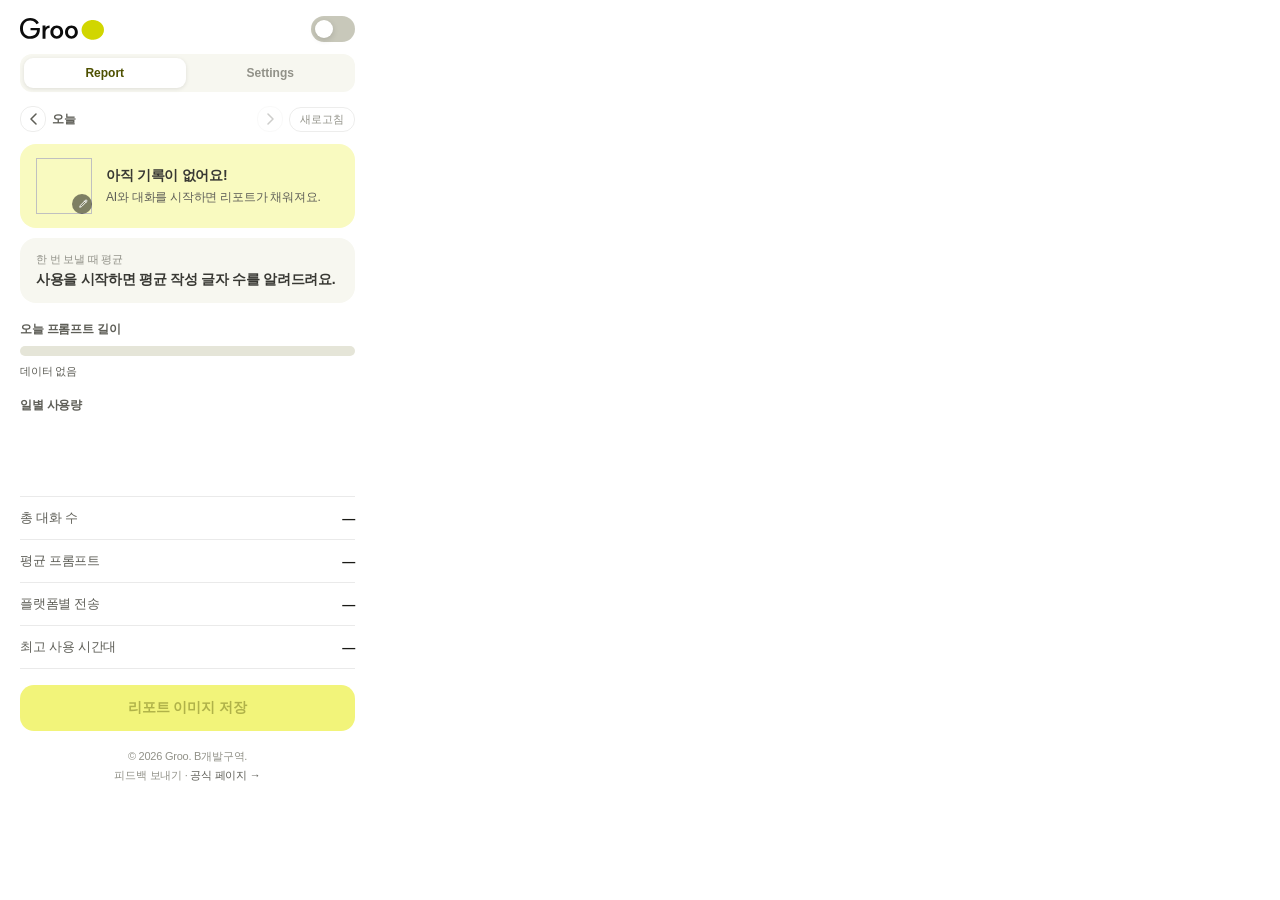
<file: chrome-extension/popup/popup.html>
<!doctype html>
<html lang="ko">
  <head>
    <meta charset="utf-8" />
    <meta name="viewport" content="width=device-width, initial-scale=1" />
    <title>그루Groo</title>
    <link rel="stylesheet" href="popup.css" />
  </head>
  <body>
    <header class="header">
      <img src="../assets/logo_eng.svg" alt="그루" class="header-logo" />
      <label class="switch" title="확장 프로그램 켜기/끄기">
        <input id="enabled" type="checkbox" />
        <span></span>
      </label>
    </header>

    <div class="tab-bar">
      <button class="tab-btn active" data-tab="report" type="button">Report</button>
      <button class="tab-btn" data-tab="settings" type="button">Settings</button>
    </div>

    <!-- ── Report panel ── -->
    <div id="tabReport" class="tab-panel">

      <div class="date-nav-row">
        <button class="date-arrow" id="prevDay" type="button">
          <svg width="7" height="12" viewBox="0 0 7 12" fill="none" aria-hidden="true"><path d="M6 1L1 6l5 5" stroke="currentColor" stroke-width="1.5" stroke-linecap="round" stroke-linejoin="round"/></svg>
        </button>
        <span class="date-label" id="reportDate">오늘</span>
        <button class="date-arrow" id="nextDay" type="button" disabled>
          <svg width="7" height="12" viewBox="0 0 7 12" fill="none" aria-hidden="true"><path d="M1 1l5 5-5 5" stroke="currentColor" stroke-width="1.5" stroke-linecap="round" stroke-linejoin="round"/></svg>
        </button>
        <button class="refresh-btn" id="refreshReport" type="button">새로고침</button>
      </div>

      <div id="reportStatus" class="report-status" hidden></div>

      <!-- Puri card -->
      <div class="puri-card" id="puriCard">
        <div class="puri-img-wrap" id="puriImgWrap" title="클릭해서 캐릭터 이미지 변경">
          <img class="puri-img" id="puriReportImg" alt="" width="56" height="56" />
          <span class="puri-upload-hint">
            <svg width="11" height="11" viewBox="0 0 24 24" fill="none" aria-hidden="true">
              <path d="M16.862 4.487l1.687-1.688a1.875 1.875 0 112.652 2.652L10.582 16.07a4.5 4.5 0 01-1.897 1.13L6 18l.8-2.685a4.5 4.5 0 011.13-1.897l8.932-8.931zm0 0L19.5 7.125" stroke="white" stroke-width="2" stroke-linecap="round" stroke-linejoin="round"/>
            </svg>
          </span>
        </div>
        <div class="puri-text">
          <p class="puri-title" id="puriReportTitle">아직 기록이 없어요!</p>
          <p class="puri-sub" id="puriReportMsg">AI와 대화를 시작하면 리포트가 채워져요.</p>
        </div>
      </div>
      <input type="file" id="puriUploadInput" accept="image/*" hidden />
      <div id="puriCustomBadge" class="puri-custom-badge" hidden>
        <span>커스텀 이미지 사용 중</span>
        <button id="puriResetBtn" class="puri-reset-btn" type="button">초기화</button>
      </div>

      <!-- Avg chars card -->
      <div class="avg-card">
        <p class="avg-label">한 번 보낼 때 평균</p>
        <p class="avg-value" id="avgCharsText">사용을 시작하면 평균 작성 글자 수를 알려드려요.</p>
      </div>

      <!-- Level bar section -->
      <div class="section-block">
        <p class="section-label">오늘 프롬프트 길이</p>
        <div class="level-bar">
          <div class="level-seg low" id="lowRatio"></div>
          <div class="level-seg medium" id="mediumRatio"></div>
          <div class="level-seg high" id="highRatio"></div>
        </div>
        <p class="level-legend-inline" id="levelMixNote">데이터 없음</p>
      </div>

      <!-- Weekly chart section -->
      <div class="section-block">
        <p class="section-label">일별 사용량</p>
        <div class="week-bars" id="weekBars"></div>
        <div class="week-days-label" id="weekDaysLabel"></div>
      </div>

      <!-- Stats grid -->
      <div class="stats-grid">
        <div class="stats-row">
          <span class="stats-label">총 대화 수</span>
          <span class="stats-value" id="statTotal">—</span>
        </div>
        <div class="stats-row">
          <span class="stats-label">평균 프롬프트</span>
          <span class="stats-value" id="statAvg">—</span>
        </div>
        <div class="stats-row">
          <span class="stats-label">플랫폼별 전송</span>
          <span class="stats-value" id="statPlatform">—</span>
        </div>
        <div class="stats-row">
          <span class="stats-label">최고 사용 시간대</span>
          <span class="stats-value" id="statPeak">—</span>
        </div>
      </div>

      <button class="share-image-btn" id="shareImageBtn" type="button">리포트 이미지 저장</button>

      <footer class="popup-footer">
        <span>© 2026 Groo. B개발구역.</span>
        <span><a href="https://forms.gle/3ucmeL6wRD5HegfU6" target="_blank" class="footer-feedback">피드백 보내기</a> · <a href="https://b-side-ground.vercel.app/" target="_blank">공식 페이지 →</a></span>
      </footer>
    </div>

    <!-- ── Settings panel ── -->
    <div id="tabSettings" class="tab-panel" hidden>

      <p class="settings-section-label">사용 설정</p>
      <div class="settings-card">
        <div class="settings-row">
          <span class="settings-row-label">집중 모드</span>
          <label class="switch">
            <input id="focusMode" type="checkbox" />
            <span></span>
          </label>
        </div>
        <div class="settings-divider"></div>
        <div class="settings-row">
          <div>
            <p class="settings-row-label">처음 사용 팁</p>
            <p class="settings-row-sub">그루 사용법을 다시 볼 수 있어요.</p>
          </div>
          <button class="settings-action-btn" id="openGuide" type="button">열기</button>
        </div>
      </div>

      <p class="settings-section-label">데이터</p>
      <div class="settings-card">
          <div class="settings-row">
          <span class="settings-row-label">리포트 내보내기</span>
          <button class="settings-action-btn" id="downloadLogBtn" type="button">내보내기</button>
        </div>
        <div class="settings-divider"></div>
        <div class="settings-row">
          <span class="settings-row-label">통계 초기화</span>
          <button class="settings-action-btn danger" id="resetStatsBtn" type="button">초기화</button>
        </div>
      </div>

      <footer class="popup-footer">
        <span>© 2026 Groo. B개발구역.</span>
        <span><a href="https://forms.gle/3ucmeL6wRD5HegfU6" target="_blank" class="footer-feedback">피드백 보내기</a> · <a href="https://b-side-ground.vercel.app/" target="_blank">공식 페이지 →</a></span>
      </footer>
    </div>

    <script src="popup.js"></script>
  </body>
</html>
</file>
<file: chrome-extension/popup/popup.css>
[hidden] { display: none !important; }
* { box-sizing: border-box; }

:root {
  --green-50:  #f9fac0;
  --green-100: #f2f47a;
  --green-200: #e8eb3e;
  --green-400: #d1d600;
  --green-600: #a8ac00;
  --green-800: #7a7d00;
  --green-900: #4e5000;
  --gray-50:   #f7f7f0;
  --gray-100:  #e5e5d8;
  --gray-200:  #c8c8ba;
  --gray-400:  #919188;
  --gray-600:  #5e5e57;
  --gray-800:  #383833;
  --gray-900:  #1a1a16;
  --danger:    #ef4444;
  --warning:   #f97316;
  --color-primary:       var(--green-400);
  --color-primary-deep:  var(--green-900);
  --color-surface:       #ffffff;
  --color-surface-muted: var(--gray-50);
  --color-border:        rgba(26,26,22,0.09);
  --color-text:          var(--gray-900);
  --color-text-sub:      var(--gray-600);
}

body {
  width: 375px;
  margin: 0;
  background: var(--color-surface);
  color: var(--color-text);
  font-family: "SUIT","Pretendard","Apple SD Gothic Neo",-apple-system,BlinkMacSystemFont,"Segoe UI",sans-serif;
  letter-spacing: -0.018em;
  font-size: 13px;
}

/* ── Header ── */
.header {
  display: flex;
  justify-content: space-between;
  align-items: center;
  padding: 16px 20px 12px;
}
.header-logo { height: 22px; width: auto; display: block; }

/* ── Toggle switch ── */
.switch { position: relative; display: inline-block; flex-shrink: 0; }
.switch input { display: none; }
.switch span {
  display: block;
  width: 44px; height: 26px;
  border-radius: 999px;
  background: var(--gray-200);
  transition: background 120ms ease;
  cursor: pointer;
}
.switch span::before {
  content: "";
  position: absolute;
  top: 4px; left: 4px;
  width: 18px; height: 18px;
  border-radius: 50%;
  background: #fff;
  box-shadow: 0 2px 6px rgba(0,0,0,.14);
  transition: transform 120ms ease;
}
.switch input:checked + span { background: var(--color-primary); }
.switch input:checked + span::before { transform: translateX(18px); }

/* ── Tab bar ── */
.tab-bar {
  display: flex;
  margin: 0 20px 14px;
  background: var(--gray-50);
  border-radius: 12px;
  padding: 4px;
  gap: 4px;
}
.tab-btn {
  flex: 1;
  padding: 8px 0;
  border: none;
  border-radius: 9px;
  background: transparent;
  font-family: "SUIT","Pretendard","Apple SD Gothic Neo",-apple-system,sans-serif;
  font-size: 12px;
  font-weight: 600;
  font-style: normal;
  line-height: normal;
  text-align: center;
  color: var(--gray-400);
  cursor: pointer;
  transition: background 0.15s, color 0.15s;
}
.tab-btn.active {
  background: #fff;
  color: #4e5000;
  box-shadow: 0 1px 4px rgba(0,0,0,.10);
}

/* ── Tab panel ── */
.tab-panel { padding: 0 20px 20px; }

/* ── Date nav ── */
.date-nav-row {
  display: flex;
  align-items: center;
  gap: 6px;
  margin-bottom: 12px;
}
.date-arrow {
  width: 26px; height: 26px;
  border: 1px solid rgba(26,26,22,0.08);
  border-radius: 12px;
  background: transparent;
  color: var(--gray-600);
  cursor: pointer; padding: 0; margin: 0;
  display: flex; align-items: center; justify-content: center;
  line-height: 1; font-size: 0;
  transition: background 0.12s;
}
.date-arrow:hover { background: var(--gray-50); }
.date-arrow:disabled { opacity: 0.3; cursor: default; }
.date-label {
  flex: 1;
  font-family: "SUIT","Pretendard","Apple SD Gothic Neo",-apple-system,sans-serif;
  font-size: 12px; font-weight: 700;
  color: #5e5e57; line-height: normal; letter-spacing: -0.288px;
}
.refresh-btn {
  font-family: "SUIT","Pretendard","Apple SD Gothic Neo",-apple-system,sans-serif;
  font-size: 11px; font-weight: 500; color: var(--gray-400);
  background: transparent;
  border: 1px solid rgba(26,26,22,0.08);
  border-radius: 12px;
  cursor: pointer; padding: 4px 10px;
  display: flex; align-items: center; justify-content: center;
  transition: color 0.12s;
}
.refresh-btn:hover { color: var(--gray-800); }

.report-status { font-size: 12px; color: var(--gray-400); margin-bottom: 8px; }

/* ── Puri card ── */
.puri-card {
  display: flex;
  align-items: center;
  gap: 14px;
  background: var(--green-50);
  border-radius: 16px;
  padding: 14px 16px;
  margin-bottom: 10px;
}
.puri-img-wrap {
  position: relative;
  flex-shrink: 0;
  width: 56px; height: 56px;
  cursor: pointer;
}
.puri-img { width: 56px; height: 56px; object-fit: contain; display: block; }
.puri-upload-hint {
  display: flex;
  position: absolute; bottom: 0; right: 0;
  width: 20px; height: 20px;
  background: rgba(26,26,22,0.55);
  border-radius: 50%;
  align-items: center; justify-content: center;
  pointer-events: none;
}
.puri-text { flex: 1; min-width: 0; }
.puri-title {
  font-family: "SUIT","Pretendard","Apple SD Gothic Neo",-apple-system,sans-serif;
  font-size: 14px; font-weight: 600; color: #383833;
  letter-spacing: -0.288px; line-height: normal;
  margin: 0 0 3px;
}
.puri-sub { font-size: 12px; font-weight: 400; color: var(--gray-600); margin: 0; line-height: 1.5; }

.puri-custom-badge {
  display: flex; align-items: center; justify-content: space-between;
  gap: 8px; padding: 6px 12px;
  border-radius: 10px; background: var(--green-100);
  margin-top: -4px; margin-bottom: 8px;
}
.puri-custom-badge span { font-size: 11px; color: var(--green-900); }
.puri-reset-btn {
  font-size: 11px; padding: 3px 9px; border-radius: 999px;
  background: transparent; border: 1px solid var(--green-600);
  color: var(--green-900); cursor: pointer; font-family: inherit;
}

/* ── Avg chars card ── */
.avg-card {
  background: var(--gray-50);
  border-radius: 16px;
  padding: 14px 16px;
  margin-bottom: 18px;
}
.avg-label { font-size: 11px; font-weight: 500; color: var(--gray-400); margin: 0 0 4px; }
.avg-value {
  font-family: "SUIT","Pretendard","Apple SD Gothic Neo",-apple-system,sans-serif;
  font-size: 14px; font-weight: 600; color: #383833;
  letter-spacing: -0.288px; line-height: normal;
  margin: 0;
}
.avg-num { font-size: 19px; }

/* ── Section blocks (level bar, weekly chart) ── */
.section-block { margin-bottom: 18px; }
.section-label {
  font-size: 12px; font-weight: 600; color: var(--gray-600);
  margin: 0 0 8px;
}

/* ── Level bar ── */
.level-bar {
  display: flex; height: 10px; border-radius: 999px;
  overflow: hidden; background: var(--gray-100);
  margin-bottom: 8px;
}
.level-seg { height: 100%; transition: width 0.4s ease; }
.level-seg.low    { background: var(--green-400); }
.level-seg.medium { background: var(--warning); }
.level-seg.high   { background: var(--danger); }

.level-legend-inline {
  font-size: 11px; color: var(--gray-600); margin: 0;
  display: flex; flex-wrap: wrap; gap: 10px;
}
.level-dot {
  display: inline-block;
  width: 7px; height: 7px; border-radius: 50%;
  margin-right: 3px; vertical-align: middle;
}
.level-dot.low    { background: var(--green-400); }
.level-dot.medium { background: var(--warning); }
.level-dot.high   { background: var(--danger); }

/* ── Weekly chart ── */
.week-bars {
  display: flex; align-items: flex-end; gap: 5px;
  height: 52px; margin-bottom: 4px;
}
.week-bar-wrap {
  flex: 1;
  height: 52px; border-radius: 4px;
  background: rgba(229,229,216,0.4);
  position: relative; overflow: hidden;
}
.week-bar-wrap.today                    { background: #e5e5d8; }
.week-bar-wrap.today.has-count          { background: #e5e5d8; }
.week-bar-wrap:not(.today) .week-bar-inner { opacity: 0.4; }
.week-bar-inner {
  position: absolute; bottom: 0; left: 0; right: 0;
  border-radius: 4px;
  display: flex; flex-direction: column-reverse;
  overflow: hidden;
}
.week-seg { flex-shrink: 0; }
.week-seg.low    { background: var(--green-400); }
.week-seg.medium { background: var(--warning); }
.week-seg.high   { background: var(--danger); }

.week-days-label { display: flex; gap: 5px; }
.week-day-cell {
  flex: 1; text-align: center;
  font-size: 10px; font-weight: 500; color: var(--gray-400);
}
.week-day-cell.today { color: var(--green-900); font-weight: 700; }

/* ── Stats grid ── */
.stats-grid {
  border-top: 1px solid var(--color-border);
  margin-bottom: 16px;
}
.stats-row {
  display: flex; justify-content: space-between; align-items: center;
  padding: 12px 0;
  border-bottom: 1px solid var(--color-border);
}
.stats-label { font-size: 13px; color: var(--gray-600); }
.stats-value {
  font-family: "SUIT","Pretendard","Apple SD Gothic Neo",-apple-system,sans-serif;
  font-size: 13px; font-weight: 600; color: #1a1a16; line-height: normal;
}

/* ── Share image button ── */
.share-image-btn {
  display: block; width: 100%;
  padding: 14px 0;
  background: var(--green-100);
  border: none; border-radius: 14px;
  font-family: "SUIT","Pretendard","Apple SD Gothic Neo",-apple-system,sans-serif;
  font-size: 14px; font-weight: 600; line-height: normal;
  color: rgba(78,80,0,0.40);
  cursor: pointer; text-align: center;
  transition: background 0.15s;
  margin-bottom: 10px;
}
.share-image-btn:hover { background: var(--green-200); }
.share-image-btn:disabled { opacity: 0.5; cursor: not-allowed; }
.share-image-btn.has-data { color: #4e5000; }
.share-image-btn .beta-tag { color: rgba(78,80,0,0.40); font-size: 14px; }

/* ── Footer ── */
.popup-footer {
  display: flex; flex-direction: column; align-items: center;
  gap: 4px; padding-top: 8px;
  font-size: 11px; color: var(--gray-400); text-align: center;
}
.popup-footer a { color: var(--gray-600); text-decoration: none; }
.popup-footer a:hover { color: var(--gray-900); }
.popup-footer .footer-feedback { color: var(--gray-400); }

/* ── Settings panel ── */
.settings-section-label {
  font-size: 11px; font-weight: 600; color: var(--gray-400);
  text-transform: uppercase; letter-spacing: 0.06em;
  margin: 0 0 8px;
}
.settings-section-label + .settings-section-label { margin-top: 16px; }
.settings-card {
  background: var(--color-surface);
  border: 1px solid var(--color-border);
  border-radius: 16px;
  padding: 0 16px;
  margin-bottom: 16px;
}
.settings-row {
  display: flex; align-items: center; justify-content: space-between;
  gap: 12px; padding: 14px 0;
}
.settings-divider { height: 1px; background: var(--color-border); }
.settings-row-label { font-size: 14px; font-weight: 600; color: var(--gray-900); margin: 0; }
.settings-row-sub   { font-size: 11px; color: var(--gray-400); margin: 3px 0 0; }
.settings-action-btn {
  flex-shrink: 0;
  padding: 7px 16px;
  border: 1px solid var(--color-border);
  border-radius: 8px;
  background: var(--gray-50);
  font-family: inherit; font-size: 12px; font-weight: 600;
  color: var(--gray-800); cursor: pointer;
  transition: background 0.12s, border-color 0.12s;
}
.settings-action-btn:hover { background: var(--gray-100); }
#downloadLogBtn {
  border-radius: 8px;
  border: 1px solid rgba(209,214,0,0.50);
  background: #f9fac0;
  color: #4e5000;
}
#downloadLogBtn:hover { background: var(--green-100); }
.settings-action-btn.danger {
  background: #fef2f2; border-color: #fecaca; color: var(--danger);
}
.settings-action-btn.danger:hover { background: #fee2e2; }
</file>
